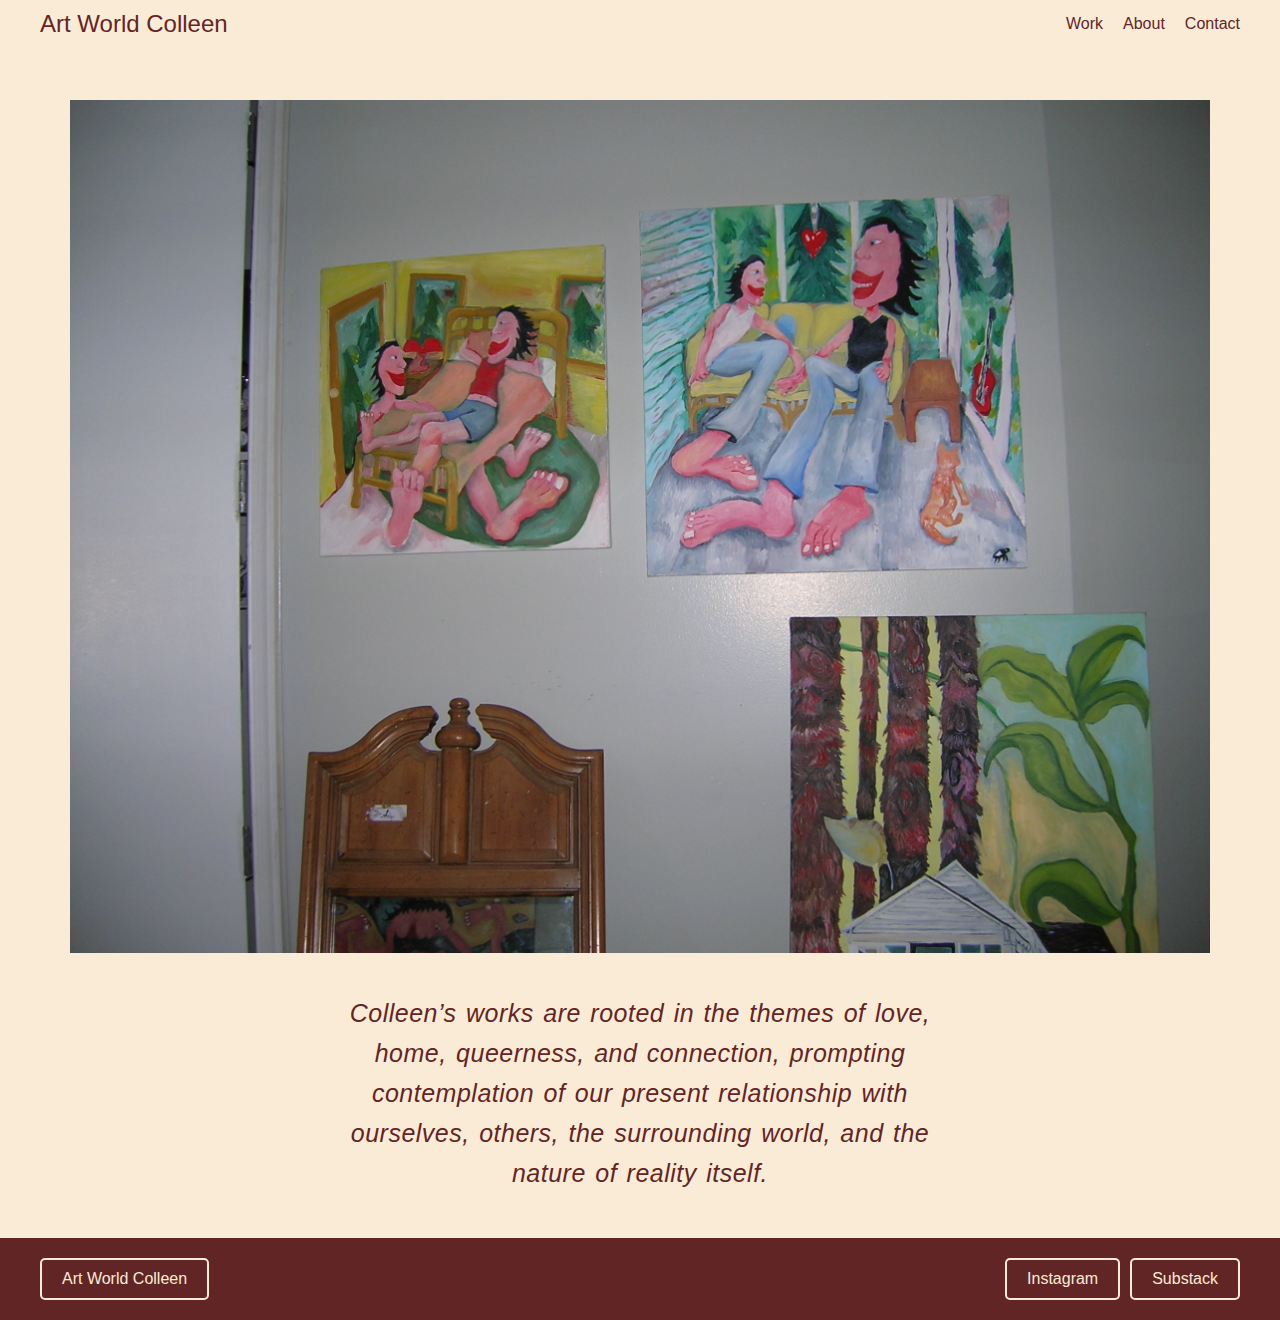
<file: index.html>
<!DOCTYPE html>
<html lang="en">
<head>
    <meta charset="UTF-8">
    <meta name="viewport" content="width=device-width, initial-scale=1.0">
    <title>Art World Colleen</title>
    <link rel="stylesheet" href="style.css">
</head>
<body>
    <header>
        <div class="inner-column">
            <div class="header-container">
                <div class="header-left">
                    <a href="index.html" class="header-title">Art World Colleen</a>
                </div>
                <nav class="header-right">
                    <a href="pages/work.html">Work</a>
                    <a href="pages/bio.html">About</a>
                    <a href="pages/contact.html">Contact</a>
                </nav>
                <div class="menu-toggle">
                    <div class="bar"></div>
                    <div class="bar"></div>
                    <div class="bar"></div>
                </div>
            </div>
            <nav class="mobile-menu">
                <a href="pages/work.html">Work</a>
                <a href="pages/bio.html">About</a>
                <a href="pages/contact.html">Contact</a>
            </nav>
        </div>               
    </header>
    <main class="index-main">
        <section class="main-photo-section">
            <div class="inner-column">
                <div class="main-photo">
                    <img src="./images/Opening_Photo_Colleen_Art.jpg" alt="Colleen Miller">
                </div>
            </div>
        </section>
        <section>
            <div class="inner-column">
                <div class="main-bio">
                    <p>
                        Colleen’s works are rooted in the themes of 
                        love, home, queerness, and connection, prompting 
                        contemplation of our present relationship with 
                        ourselves, others, the surrounding world, and the nature 
                        of reality itself.
                    </p>
                </div>
            </div>
        </section>
    </main>
    <footer>
        <div class="inner-column">
            <div class="footer-left">
                <a href="index.html" class="footer-button">Art World Colleen</a>
            </div>
            <div class="footer-right">
                <a href="https://www.instagram.com/artworld.colleen/" target="_blank" class="footer-button">Instagram</a>
                <a href="https://artworldcolleen.substack.com/" target="_blank" class="footer-button">Substack</a>
            </div>
        </div>
    </footer>
    <script src="script.js"></script>
</body>
</html>
</file>
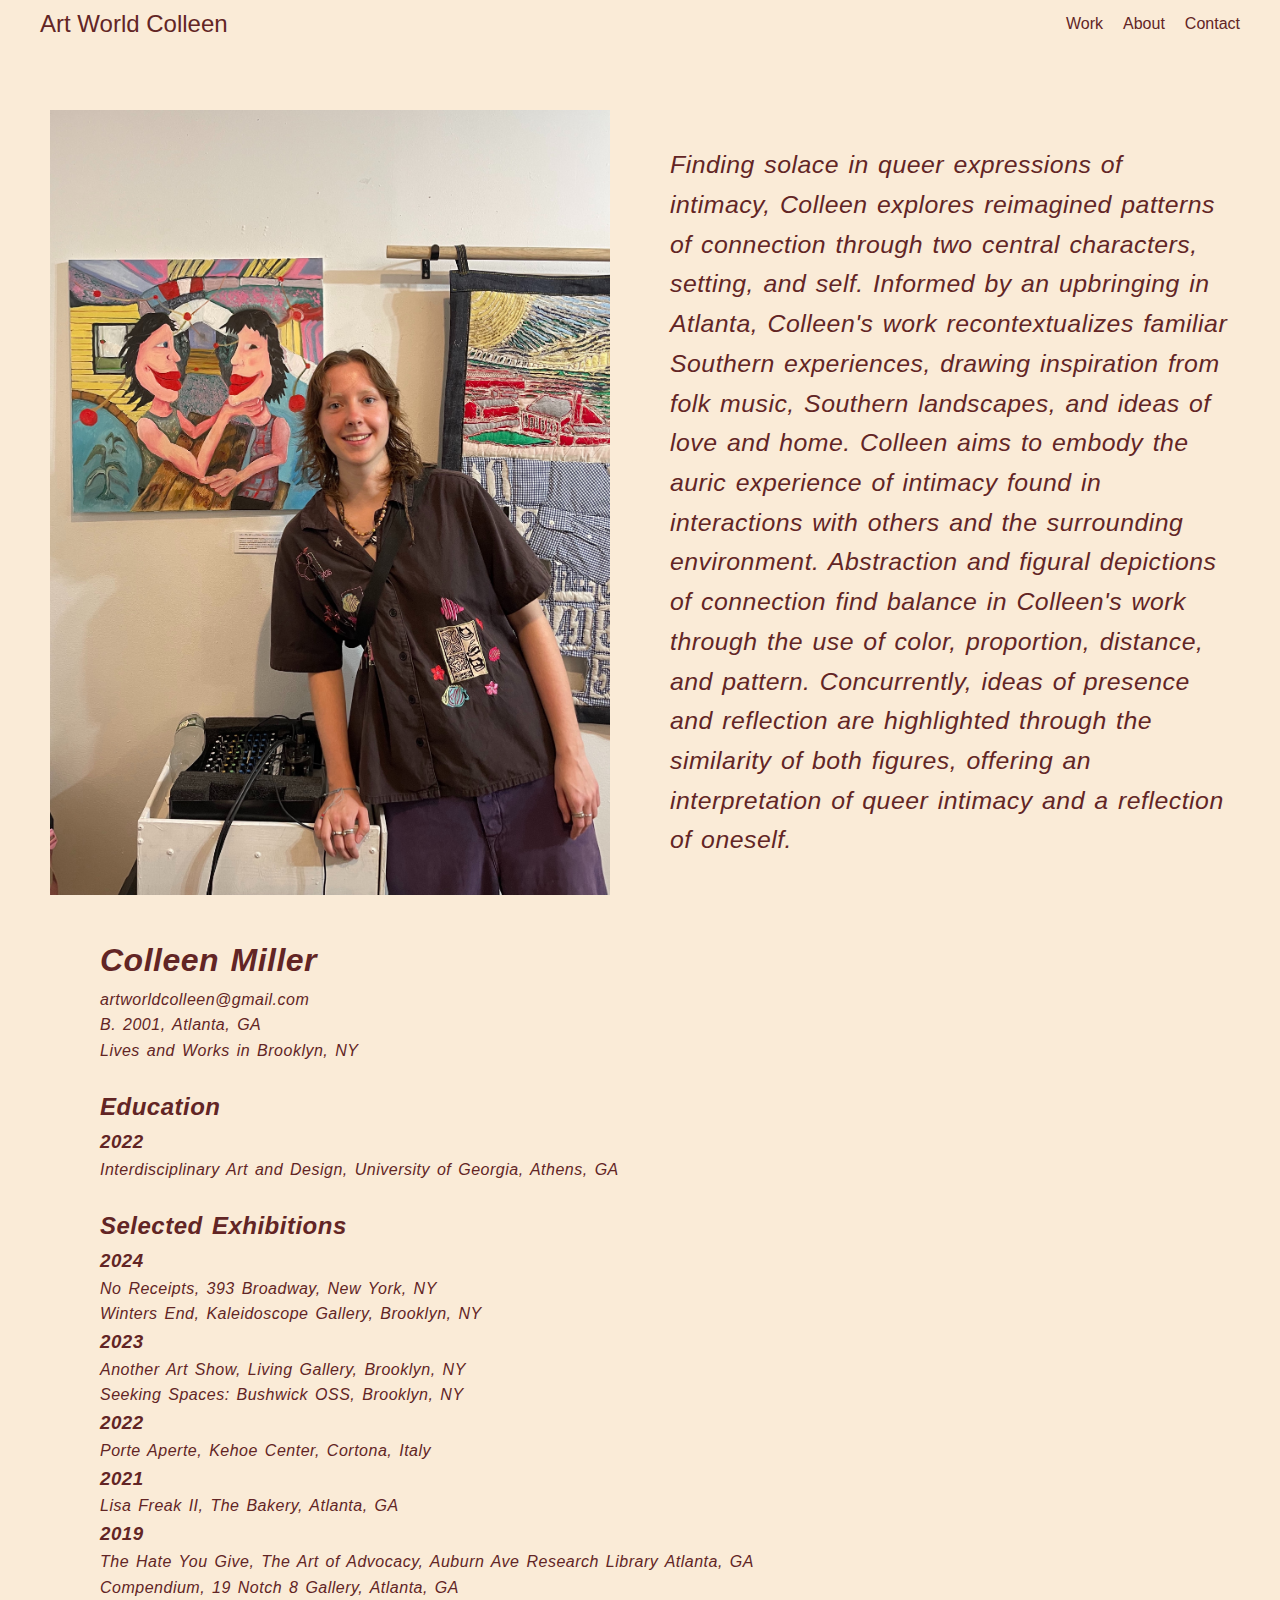
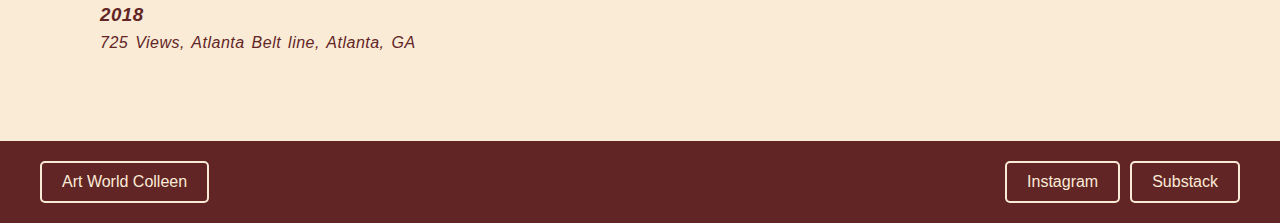
<file: pages/bio.html>
<!DOCTYPE html>
<html lang="en">
    <head>
        <meta charset="UTF-8">
        <meta name="viewport" content="width=device-width, initial-scale=1.0">
        <title>Art World Colleen</title>
        <link rel="stylesheet" href="../style.css">
    </head>
    <body>
        <header>
            <div class="inner-column">
                <div class="header-container">
                    <div class="header-left">
                        <a href="../index.html" class="header-title">Art World Colleen</a>
                    </div>
                    <nav class="header-right">
                        <a href="../pages/work.html">Work</a>
                        <a href="../pages/bio.html">About</a>
                        <a href="../pages/contact.html">Contact</a>
                    </nav>
                    <div class="menu-toggle">
                        <div class="bar"></div>
                        <div class="bar"></div>
                        <div class="bar"></div>
                    </div>
                </div>
                <div class="mobile-menu">
                    <a href="../pages/work.html">Work</a>
                    <a href="../pages/bio.html">About</a>
                    <a href="../pages/contact.html">Contact</a>
                </div>
            </div>               
        </header>
        <main class="bio-main">
            <section class="about-section">
                <div class="inner-column">
                    <div class="about-content">
                        <div class="about-image">
                            <img src="../images/Colleen_portait_art.jpg" alt="Art World Colleen">
                        </div>
                        <div class="about-text">
                            <p>
                                Finding solace in queer expressions of intimacy,
                                Colleen explores reimagined patterns of connection 
                                through two central characters, setting, and self.
                                Informed by an upbringing in Atlanta, Colleen's work 
                                recontextualizes familiar Southern experiences, 
                                drawing inspiration from folk music, Southern landscapes,
                                and ideas of love and home. Colleen aims to embody 
                                the auric experience of intimacy found in interactions 
                                with others and the surrounding environment. Abstraction 
                                and figural depictions of connection find balance in 
                                Colleen's work through the use of color, proportion, 
                                distance, and pattern. Concurrently, ideas of presence 
                                and reflection are highlighted through the similarity 
                                of both figures, offering an interpretation of queer 
                                intimacy and a reflection of oneself.</p>
                        </div>
                    </div>
                </div>
            </section>
            <section class="cv"> 
                <div class="inner-column">
                    <div class="cv-section">
                        <h1>Colleen Miller</h1>
                        <p>artworldcolleen@gmail.com</p>
                        <p>B. 2001, Atlanta, GA</p>
                        <p>Lives and Works in Brooklyn, NY</p>
                    </div>
                    <div class="cv-section">
                        <h2>Education</h2>
                        <h3>2022</h3>
                        <p>Interdisciplinary Art and Design,  University of Georgia, Athens, GA</p>
                    </div>
                    <div class="cv-section">
                        <h2>Selected Exhibitions</h2>
                        <h3>2024</h3>
                        <p> No Receipts, 393 Broadway, New York, NY</p>
                        <p>Winters End, Kaleidoscope Gallery, Brooklyn, NY</p>
                        <h3>2023</h3>
                        <p>Another Art Show, Living Gallery, Brooklyn, NY</p>
                        <p>Seeking Spaces: Bushwick OSS, Brooklyn, NY</p>
                        <h3>2022</h3>
                        <p>Porte Aperte,  Kehoe Center, Cortona, Italy</p>
                        <h3>2021</h3>
                        <p>Lisa Freak II,  The Bakery, Atlanta, GA</p>
                        <h3>2019</h3>
                        <p>The Hate You Give, The Art of Advocacy, Auburn Ave Research Library Atlanta, GA</p>
                        <p>Compendium, 19 Notch 8 Gallery, Atlanta, GA</p>
                        <h3>2018</h3>
                        <p>725 Views, Atlanta Belt line, Atlanta, GA</p>
                    </div>
                </div>
            </section>
        </main>
        <footer>
            <div class="inner-column">
                <div class="footer-left">
                    <a href="../index.html" class="footer-button">Art World Colleen</a>
                </div>
                <div class="footer-right">
                    <a href="https://www.instagram.com/artworld.colleen/" target="_blank" class="footer-button">Instagram</a>
                    <a href="https://artworldcolleen.substack.com/" target="_blank" class="footer-button">Substack</a>
                </div>
            </div>
        </footer>
        <script src="../script.js"></script>
    </body>
</html>
</file>
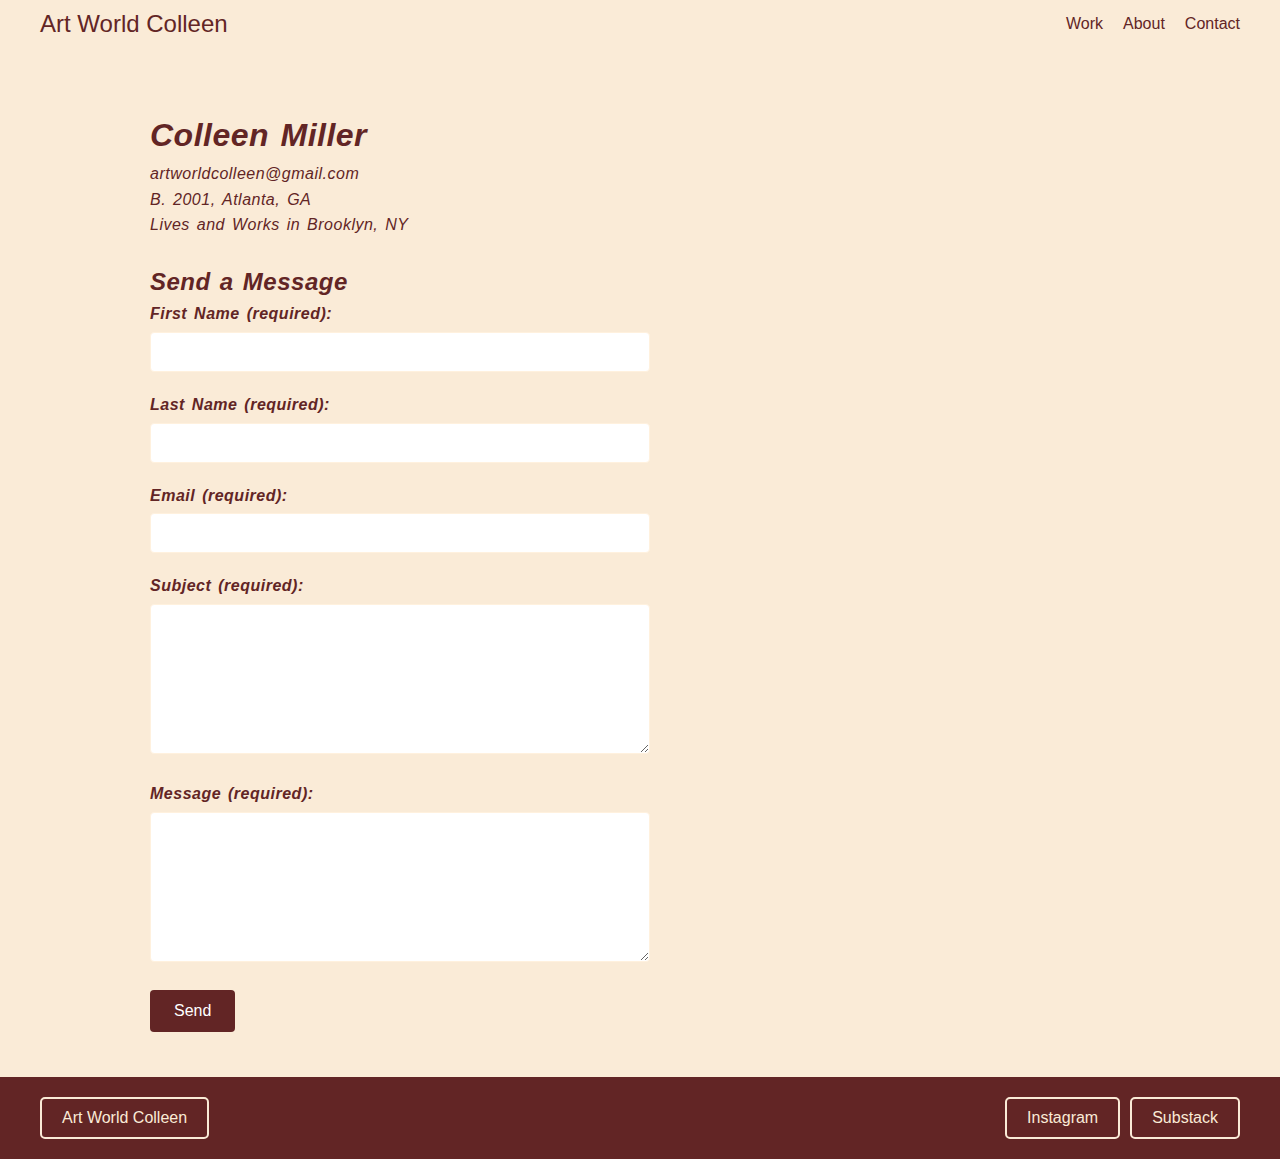
<file: pages/contact.html>
<!DOCTYPE html>
<html lang="en">
    <head>
        <meta charset="UTF-8">
        <meta name="viewport" content="width=device-width, initial-scale=1.0">
        <title>Art World Colleen</title>
        <link rel="stylesheet" href="../style.css">
    </head>
    <body >
        <header>
            <div class="inner-column">
                <div class="header-container">
                    <div class="header-left">
                        <a href="../index.html" class="header-title">Art World Colleen</a>
                    </div>
                    <nav class="header-right">
                        <a href="../pages/work.html">Work</a>
                        <a href="../pages/bio.html">About</a>
                        <a href="../pages/contact.html">Contact</a>
                    </nav>
                    <div class="menu-toggle">
                        <div class="bar"></div>
                        <div class="bar"></div>
                        <div class="bar"></div>
                    </div>
                </div>
                <div class="mobile-menu">
                    <a href="../pages/work.html">Work</a>
                    <a href="../pages/bio.html">About</a>
                    <a href="../pages/contact.html">Contact</a>
                </div>
            </div>               
        </header>
        <main class="contact">
            <section>
                <div class="inner-column">
                    <div class="contact-info">
                        <h1>Colleen Miller</h1>
                        <p>artworldcolleen@gmail.com</p>
                        <p>B. 2001, Atlanta, GA</p>
                        <p>Lives and Works in Brooklyn, NY</p>
                    </div>
                </div>
            </section>
            <section> 
                <div class="inner-column">
                    <div class="contact-form">
                        <h2>Send a Message</h2>
                        <form id="contactForm">
                            <div class="form-group">
                                <label for="name">First Name (required):</label>
                                <input type="text" id="first name" name="first name" required>
                            </div>
                            <div class="form-group">
                                <label for="last name">Last Name (required):</label>
                                <input type="text" id="last name" name="last name" required>
                            </div>
                            <div class="form-group">
                                <label for="email">Email (required):</label>
                                <input type="email" id="email" name="email" required>
                            </div>
                            <div class="form-group">
                                <label for="subject">Subject (required):</label>
                                <textarea id="subject" name="subject" required></textarea>
                            </div>
                            <div class="form-group">
                                <label for="message">Message (required):</label>
                                <textarea id="message" name="message" required></textarea>
                            </div>
                            <button type="submit">Send</button>
                        </form>
                        <div id="formStatus"></div>
                    </div>
                </div>
            </section>
        </main>
        <footer>
            <div class="inner-column">
                <div class="footer-left">
                    <a href="../index.html" class="footer-button">Art World Colleen</a>
                </div>
                <div class="footer-right">
                    <a href="https://www.instagram.com/artworld.colleen/" target="_blank" class="footer-button">Instagram</a>
                    <a href="https://artworldcolleen.substack.com/" target="_blank" class="footer-button">Substack</a>
                </div>
            </div>
        </footer>
        <script src="../script.js"></script>
    </body>
</html>
</file>
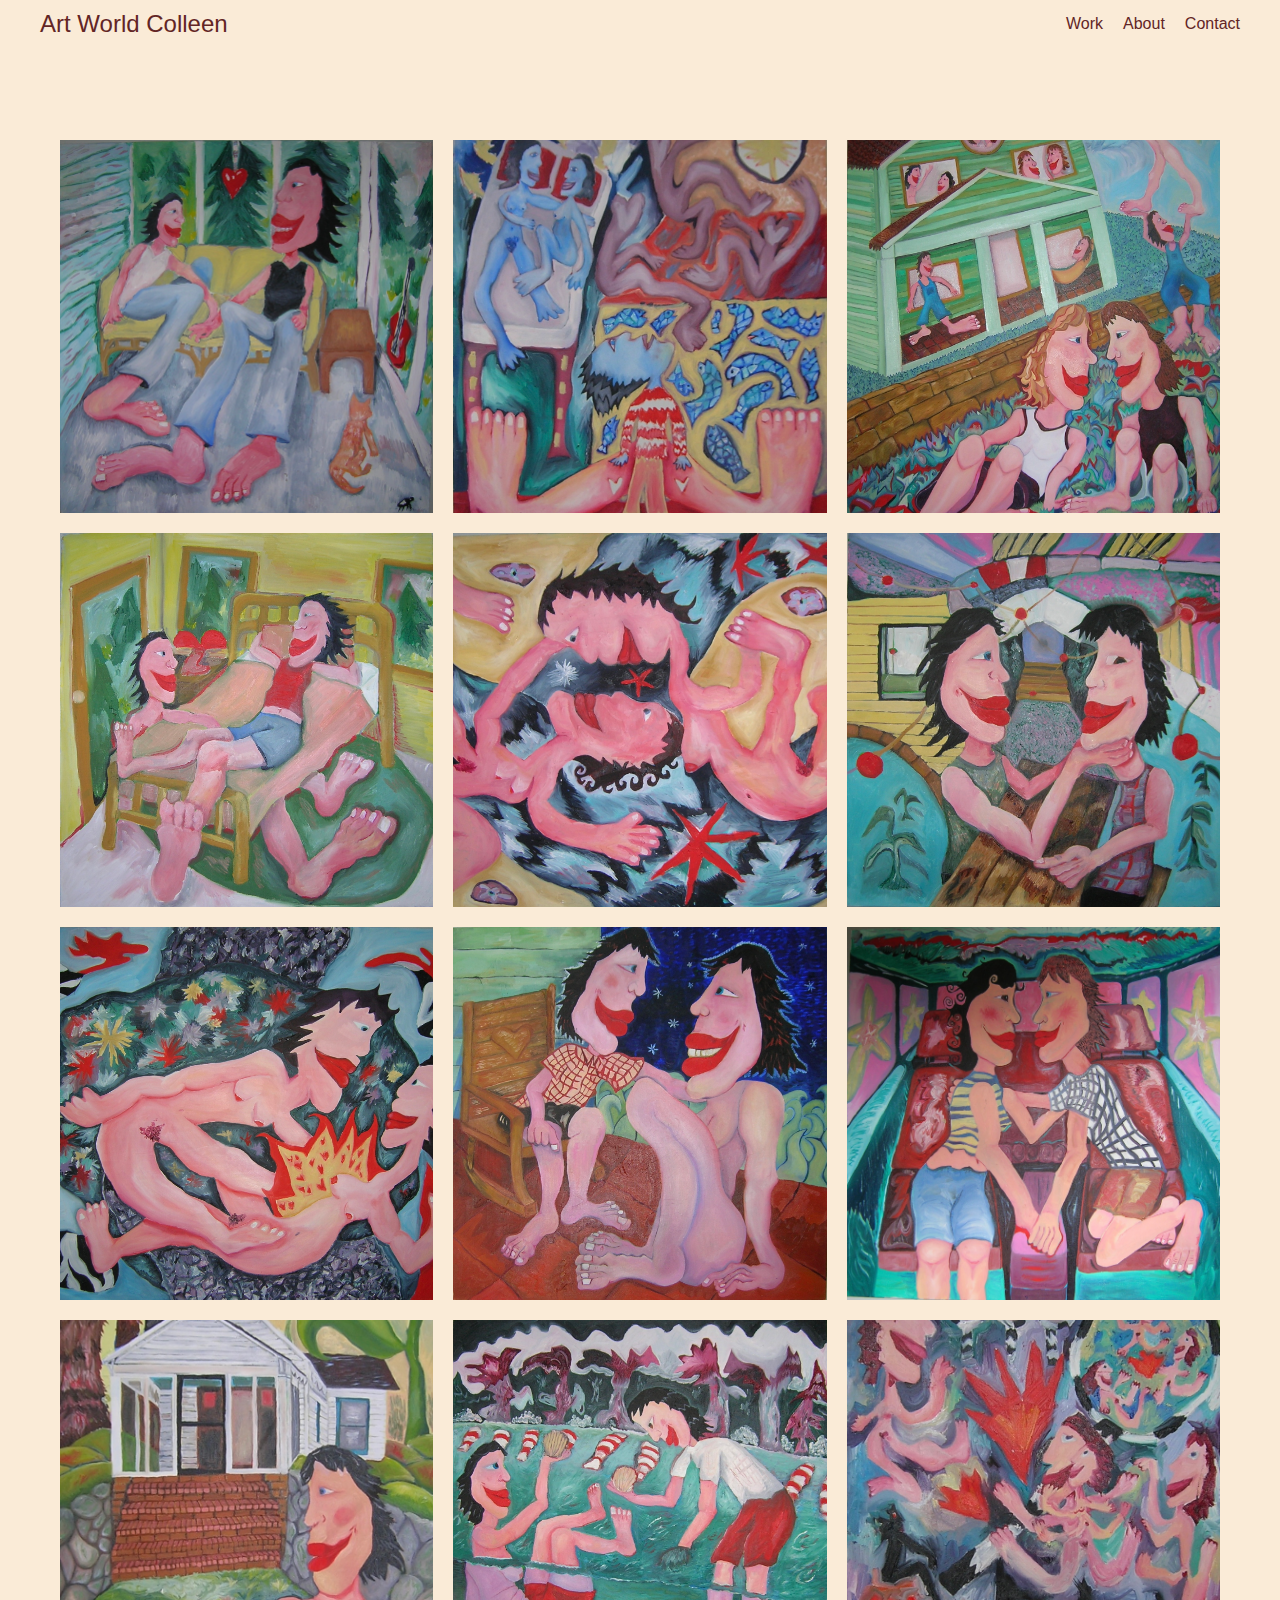
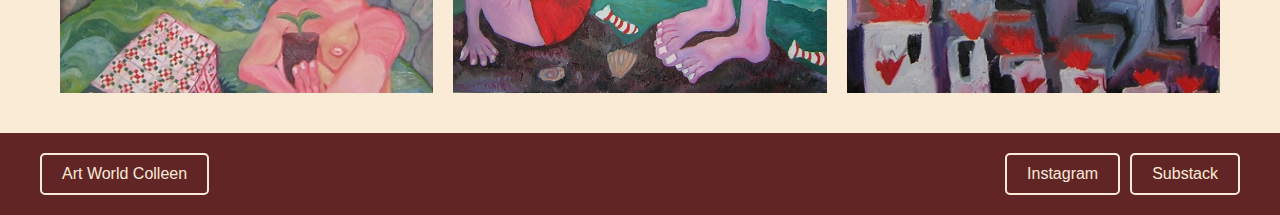
<file: pages/work.html>
<!DOCTYPE html>
<html lang="en">
<head>
    <meta charset="UTF-8">
    <meta name="viewport" content="width=device-width, initial-scale=1.0">
    <title>Art World Colleen - Gallery</title>
    <link rel="stylesheet" href="../style.css">
</head>
<body>
    <header>
        <div class="inner-column">
            <div class="header-container">
                <div class="header-left">
                    <a href="../index.html" class="header-title">Art World Colleen</a>
                </div>
                <nav class="header-right">
                    <a href="../pages/work.html">Work</a>
                    <a href="../pages/bio.html">About</a>
                    <a href="../pages/contact.html">Contact</a>
                </nav>
                <div class="menu-toggle">
                    <div class="bar"></div>
                    <div class="bar"></div>
                    <div class="bar"></div>
                </div>
            </div>
            <div class="mobile-menu">
                <a href="../pages/work.html">Work</a>
                <a href="../pages/bio.html">About</a>
                <a href="../pages/contact.html">Contact</a>
            </div>
        </div>               
    </header>
    <main class="work-main">
        <section>
            <div class="gallery-grid">
                <div class="gallery-item">
                    <img src="../images/Porching.jpg" alt="Artwork 1" data-full="../images/Porching.jpg">
                    <div class="image-title">Porching</div>
                </div>
                <div class="gallery-item">
                    <img src="../images/Dreams_And_Mermaids_Out_of_Water.jpg" alt="Artwork 2" data-full="../images/Dreams_And_Mermaids_Out_of_Water.jpg">
                    <div class="image-title">Dreams And Mermaids Out of Water</div>
                </div>
                <div class="gallery-item">
                    <img src="../images/I_Wish_I_Was_A_Bumble_Bee_Sailing_Through_The_Air.jpg" alt="Artwork 3" data-full="../images/I_Wish_I_Was_A_Bumble_Bee_Sailing_Through_The_Air.jpg">
                    <div class="image-title">I Wish I Was A Bumble Bee Sailing Through The Air</div>
                </div>
                <div class="gallery-item">
                    <img src="../images/Lay_Lady_Lay.jpg" alt="Artwork 4" data-full="../images/Lay_Lady_Lay.jpg">
                    <div class="image-title">Lay Lady Lay</div>
                </div>
                <div class="gallery-item">
                    <img src="../images/Sea_Reflection.jpg" alt="Artwork 5" data-full="../images/Sea_Reflection.jpg">
                    <div class="image-title">Sea Reflection</div>
                </div>
                <div class="gallery-item">
                    <img src="../images/Sothern_Night_Abstraction.jpg" alt="Artwork 6"data-full="../images/Sothern_Night_Abstraction.jpg">
                    <div class="image-title">Southern Night Abstraction</div>
                </div>
                <div class="gallery-item">
                    <img src="../images/Water_Softness_and_Strength.jpg" alt="Artwork 7" data-full="../images/Water_Softness_and_Strength.jpg">
                    <div class="image-title">Water Softness and Strength</div>
                </div>
                <div class="gallery-item">
                    <img src="../images/Porch_Night.jpg" alt="Artwork 8" data-full="../images/Porch_Night.jpg">
                    <div class="image-title">Porch Night</div>
                </div>
                <div class="gallery-item">
                    <img src="../images/Memory.jpg" alt="Artwork 9" data-full="../images/Memory.jpg">
                    <div class="image-title">Memory</div>
                </div>
                <div class="gallery-item">
                    <img src="../images/In_The_Pines.jpg" alt="Artwork 10" data-full="../images/In_The_Pines.jpg">
                    <div class="image-title">In the Pines</div>
                </div>
                <div class="gallery-item">
                    <img src="../images/River_Play.jpg" alt="Artwork 11" data-full="../images/River_Play.jpg">
                    <div class="image-title">River Play</div>
                </div>
                <div class="gallery-item">
                    <img src="../images/Stability_is_an_Illusion.jpg" alt="Artwork 12" data-full="../images/Stability_is_an_Illusion.jpg">
                    <div class="image-title">Stability is an Illusion</div>
                </div>
            </div>
        </section>
        <section>
            <div id="lightbox" class="lightbox">
                <span class="close">&times;</span>
                <img class="lightbox-content" id="lightbox-img">
            </div>
        </section>
    </main>
    <footer>
        <div class="inner-column">
            <div class="footer-left">
                <a href="../index.html" class="footer-button">Art World Colleen</a>
            </div>
            <div class="footer-right">
                <a href="https://www.instagram.com/artworld.colleen/" target="_blank" class="footer-button">Instagram</a>
                <a href="https://artworldcolleen.substack.com/" target="_blank" class="footer-button">Substack</a>
            </div>
        </div>
    </footer>
    <script src="../script.js"></script>
</body>
</html>
</file>
<file: style.css>
/* SETTINGS */

* {
    margin: 0;
    padding: 0;
    box-sizing: border-box;
}

:root {
    --font-main: "Helvetica Neue", Arial, sans-serif;
    --color-light: antiquewhite;
    --color-dark: rgb(98, 37, 37);
    --breakpoint-mobile: 800px;
}

html {
    font-family: var(--font-main);
}

body {
    display: flex;
    flex-direction: column;
    min-height: 100vh;
    background-color: var(--color-light);
    padding-top: 60px;
}

img {
    display: block;
    width: 100%;
    height: auto;
}

a {
    text-decoration: none;
}

/* STRUCTURE */
main {
    flex-grow: 1;
}

/* HEADER */
header {
    background-color: var(--color-light);
    color: var(--color-dark);
    padding: 10px 20px;
    position: fixed;
    width: 100%;
    top: 0;
    z-index: 1000;
    transition: all 0.3s ease;
}

.header-container {
    display: flex;
    justify-content: space-between;
    align-items: center;
    max-width: 1200px;
    margin: 0 auto;
}

.header-title {
    color: var(--color-dark);
    font-size: 1.5rem;
}

.header-right {
    display: flex;
}

.header-right a {
    color: var(--color-dark);
    margin-left: 20px;
    transition: all 0.3s ease;
}

.header-right a:hover {
    color: #ffcc00;
}

.menu-toggle {
    display: none;
    cursor: pointer;
}

.menu-toggle .bar {
    width: 25px;
    height: 3px;
    background-color: var(--color-dark);
    margin: 4px 0;
    transition: all 0.3s ease;
}

.mobile-menu {
    display: none;
    position: fixed;
    top: 60px;
    left: 0;
    width: 100%;
    background-color: var(--color-dark);
    padding: 20px;
    flex-direction: column;
    transform: translateX(-100%);
    transition: transform 0.3s ease;
}

.mobile-menu a {
    display: block;
    color: var(--color-light);
    font-size: 1.2rem;
    margin-bottom: 10px;
}

/* FOOTER */
footer {
    background-color: var(--color-dark);
    padding: 20px;
}

footer .inner-column {
    max-width: 1200px;
    margin: 0 auto;
    display: flex;
    justify-content: space-between;
    align-items: center;
    flex-wrap: nowrap;
}

footer .footer-left,
footer .footer-right {
    display: flex;
    align-items: center;
}

footer .footer-right {
    gap: 10px;
}

footer .footer-button {
    background-color: transparent;
    color: var(--color-light);
    border: 2px solid var(--color-light);
    padding: 10px 20px;
    border-radius: 5px;
    cursor: pointer;
    font-family: var(--font-main);
    font-size: 16px;
    text-decoration: none;
    transition: background-color 0.3s, color 0.3s;
    white-space: nowrap;
}

footer .footer-button:hover {
    background-color: var(--color-light);
    color: var(--color-dark);
}

/* INDEX.HTML */
.index-main {
    background-color: var(--color-light);
}

.main-photo-section {
    display: flex;
    justify-content: center;
    align-items: center;
    padding: 20px;
}

.main-photo {
    max-width: 100%;
    height: auto;
    min-width: 250px;
    min-height: 150px;
    object-fit: cover;
    padding: 20px 50px 0;
}

.main-photo img {
    width: 100%;
    height: auto;
    min-width: 300px;
    min-height: 200px;
    object-fit: cover;
}

.main-bio {
    max-width: 800px;
    margin: 0 auto;
    text-align: center;
    background-color: var(--color-light);
    padding: 20px;
}

.main-bio p {
    display: inline-block;
    text-align: center;
    color: var(--color-dark);
    font-family: 'Arial', sans-serif;
    font-weight: 200;
    padding: 0 50px 25px;
    font-size: 25px;
    line-height: 1.6;
    font-style: oblique;
    word-spacing: 2px;
    letter-spacing: .5px;
}

/* BIO.HTML */
.bio-main {
    padding: 10px 50px;
}

.about-section {
    padding: 40px 0;
}

.about-content {
    display: flex;
    gap: 60px;
    max-width: 1500px;
    margin: 0 auto;
    
}

.about-image,
.about-text {
    flex: 1;
    width: 50%; 
    
}

.about-image img {
    width: 100%;
    height: auto;
    display: block;
}

.about-text {
    display: flex;
    flex-direction: column;
    justify-content: center;
    
}

.about-text p {
    color: var(--color-dark);
    font-family: 'Arial', sans-serif;
    font-weight: 200;
    font-size: 25px; 
    line-height: 1.6;
    font-style: oblique;
    word-spacing: 2px;
    letter-spacing: .5px;
}

.cv {
    padding-bottom: 50px;
}

.cv-section {
    color: var(--color-dark);
    font-family: 'Arial', sans-serif;
    font-weight: 200;
    padding: 0 50px 25px;
    line-height: 1.6;
    font-style: oblique;
    word-spacing: 2px;
    letter-spacing: .5px;
}

/* WORK.HTML */
.work-main {
    padding: 80px 20px 40px;
    max-width: 1200px;
    margin: 0 auto;
}

.gallery-grid {
    display: grid;
    grid-template-columns: repeat(3, 1fr);
    gap: 20px;
}

.gallery-item {
    position: relative;
    overflow: hidden;
    aspect-ratio: 1 / 1;
}

.gallery-item img {
    width: 100%;
    height: 100%;
    object-fit: cover;
    transition: transform 0.3s ease;
}

.gallery-item:hover img {
    transform: scale(1.05);
}

.lightbox {
    display: none;
    position: fixed;
    z-index: 999;
    top: 0;
    left: 0;
    width: 100%;
    height: 100%;
    background-color: rgba(98, 37, 37, 0.9);
    overflow: auto;
}

.lightbox-content {
    display: block;
    margin: auto;
    max-width: 90%;
    max-height: 90%;
    object-fit: contain;
    position: absolute;
    top: 50%;
    left: 50%;
    transform: translate(-50%, -50%);
    padding-top: 75px;
}

.close {
    position: fixed;
    top: 45px;
    right: 35px;
    color: #f1f1f1;
    font-size: 40px;
    font-weight: bold;
    cursor: pointer;
    z-index: 1000;
}

/* CONTACT.HTML */
.contact {
    padding-top: 50px;
    padding-left: 100px;
}

.contact-info,
.contact-form {
    color: var(--color-dark);
    font-family: 'Arial', sans-serif;
    font-weight: 200;
    padding: 0 50px 25px;
    line-height: 1.6;
    font-style: oblique;
    word-spacing: 2px;
    letter-spacing: .5px;
}

.contact-content {
    padding: 40px 0;
}

.contact-content h1 {
    font-size: 2.5rem;
    margin-bottom: 30px;
}

.contact-form {
    max-width: 600px;
}

.form-group {
    margin-bottom: 20px;
}

.form-group label {
    display: block;
    margin-bottom: 5px;
    font-weight: bold;
}

.form-group input,
.form-group textarea {
    width: 100%;
    padding: 10px;
    border: 1px solid #fff1de;
    border-radius: 4px;
    font-size: 16px;
    transition: border-color 0.3s ease;
}

.form-group input:focus,
.form-group textarea:focus {
    outline: none;
    border-color: var(--color-dark);
}

.form-group textarea {
    height: 150px;
    resize: vertical;
}

button[type="submit"] {
    display: inline-block;
    padding: 12px 24px;
    background-color: var(--color-dark);
    color: #fff;
    border: none;
    border-radius: 4px;
    font-size: 16px;
    cursor: pointer;
    transition: background-color 0.3s ease;
}

button[type="submit"]:hover {
    background-color: var(--color-dark);
}

#formStatus {
    margin-top: 20px;
    font-weight: bold;
}

/* RESPONSIVE DESIGN */
@media screen and (max-width: 768px) {
    .header-right {
        display: none;
    }

    .menu-toggle {
        display: block;
    }

    .menu-open .menu-toggle .bar:nth-child(1) {
        transform: rotate(-45deg) translate(-5px, 6px);
    }

    .menu-open .menu-toggle .bar:nth-child(2) {
        opacity: 0;
    }

    .menu-open .menu-toggle .bar:nth-child(3) {
        transform: rotate(45deg) translate(-5px, -6px);
    }

    .menu-open .mobile-menu {
        display: flex;
        transform: translateX(0);
    }

    .inner-column {
        padding: 10px;    
    }

    footer {
        padding: 10px;
    }

    footer .inner-column {
        justify-content: space-between;
    }

    footer .footer-button {
        font-size: 14px;
        padding: 8px 12px;
    }

    footer .footer-right {
        gap: 5px;
    }

    .about-content {
        flex-direction: column;
        gap: 20px;
    }
    
    .about-image,
    .about-text {
        width: 100%;
    }

    .about-text p {
        font-size: 16px;
        padding-top: 30px;
    }

    .gallery-grid {
        grid-template-columns: repeat(2, 1fr);
    }

    .contact-content h1 { 
        font-size: 2rem;
    }

    .contact-form h2 {
        font-size: 1.5rem;
    }
}

@media screen and (max-width: 1728px) {
    .about-text p {
        font-size: calc(16px + (25 - 16) * ((100vw - 768px) / (1290 - 768)));
    }
} 

@media screen and (max-width: 480px) {
    .gallery-grid {
        grid-template-columns: 1fr;
    }
}
</file>
